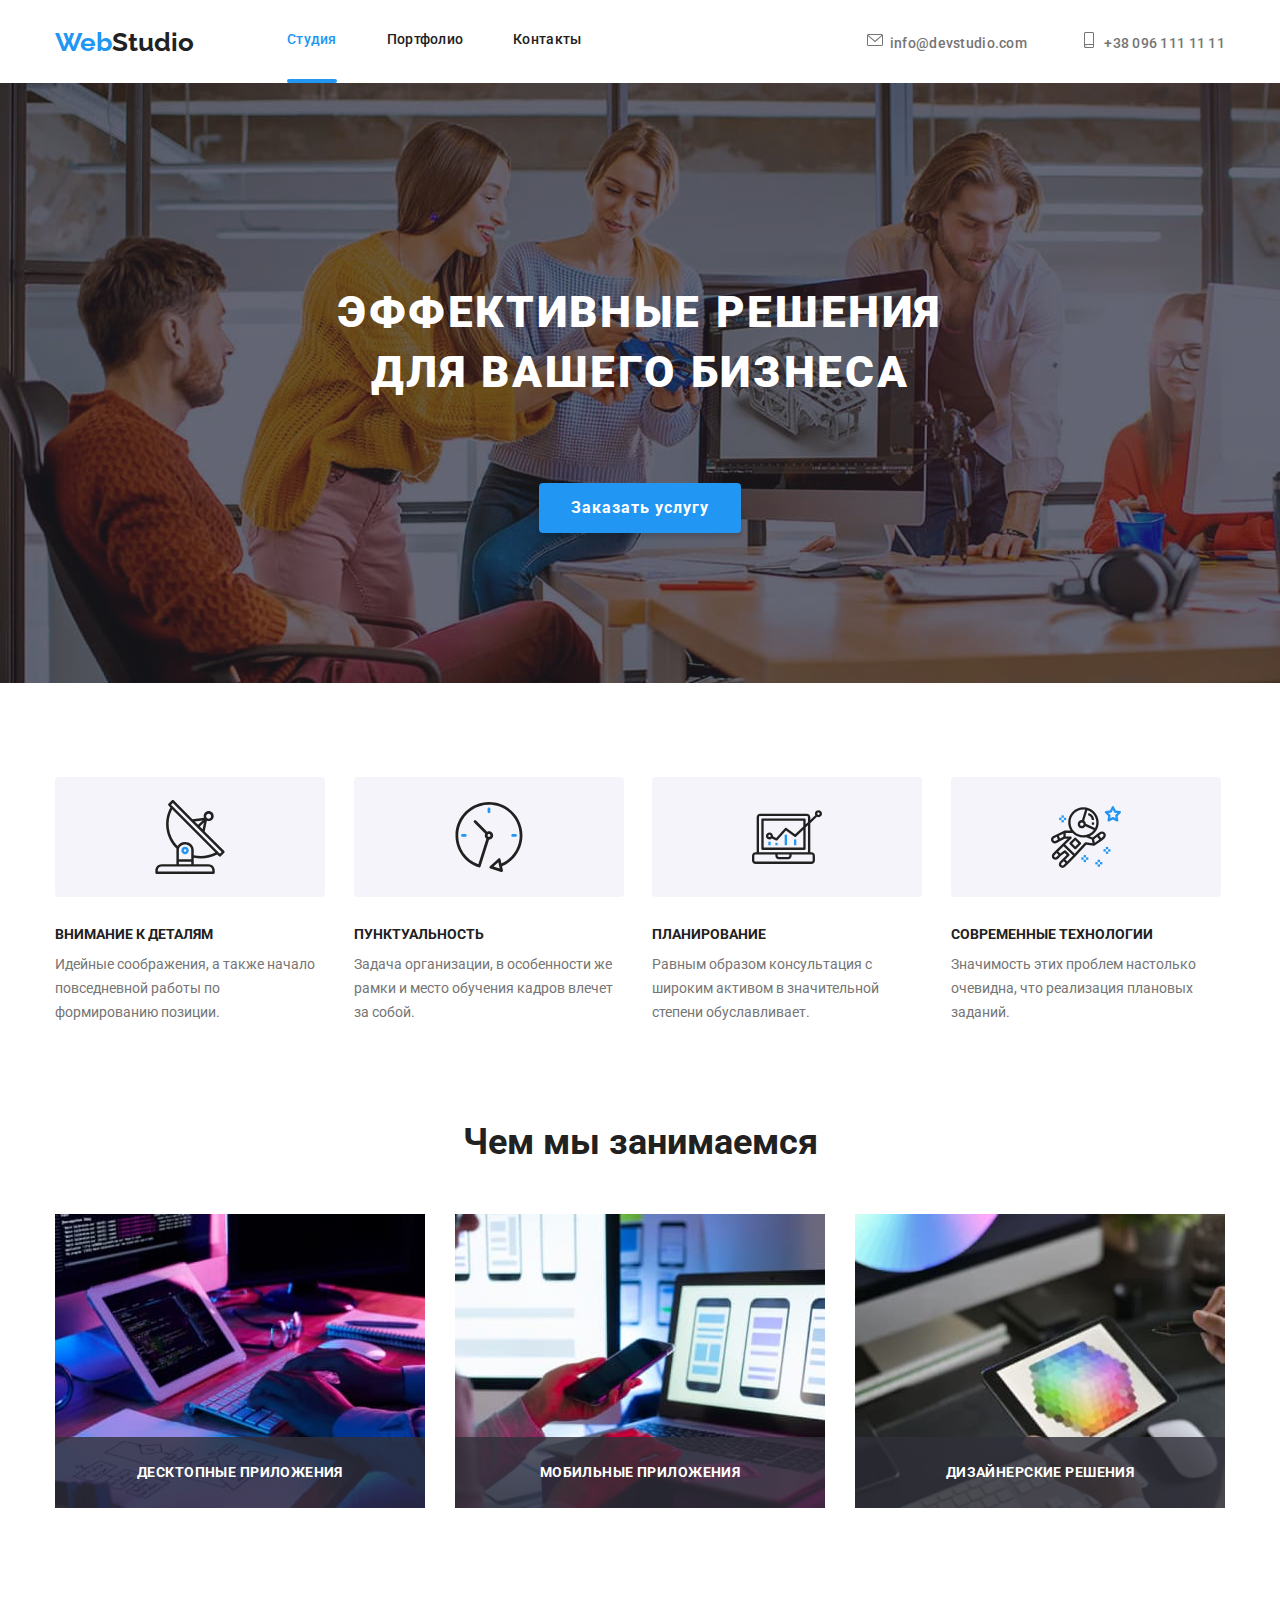
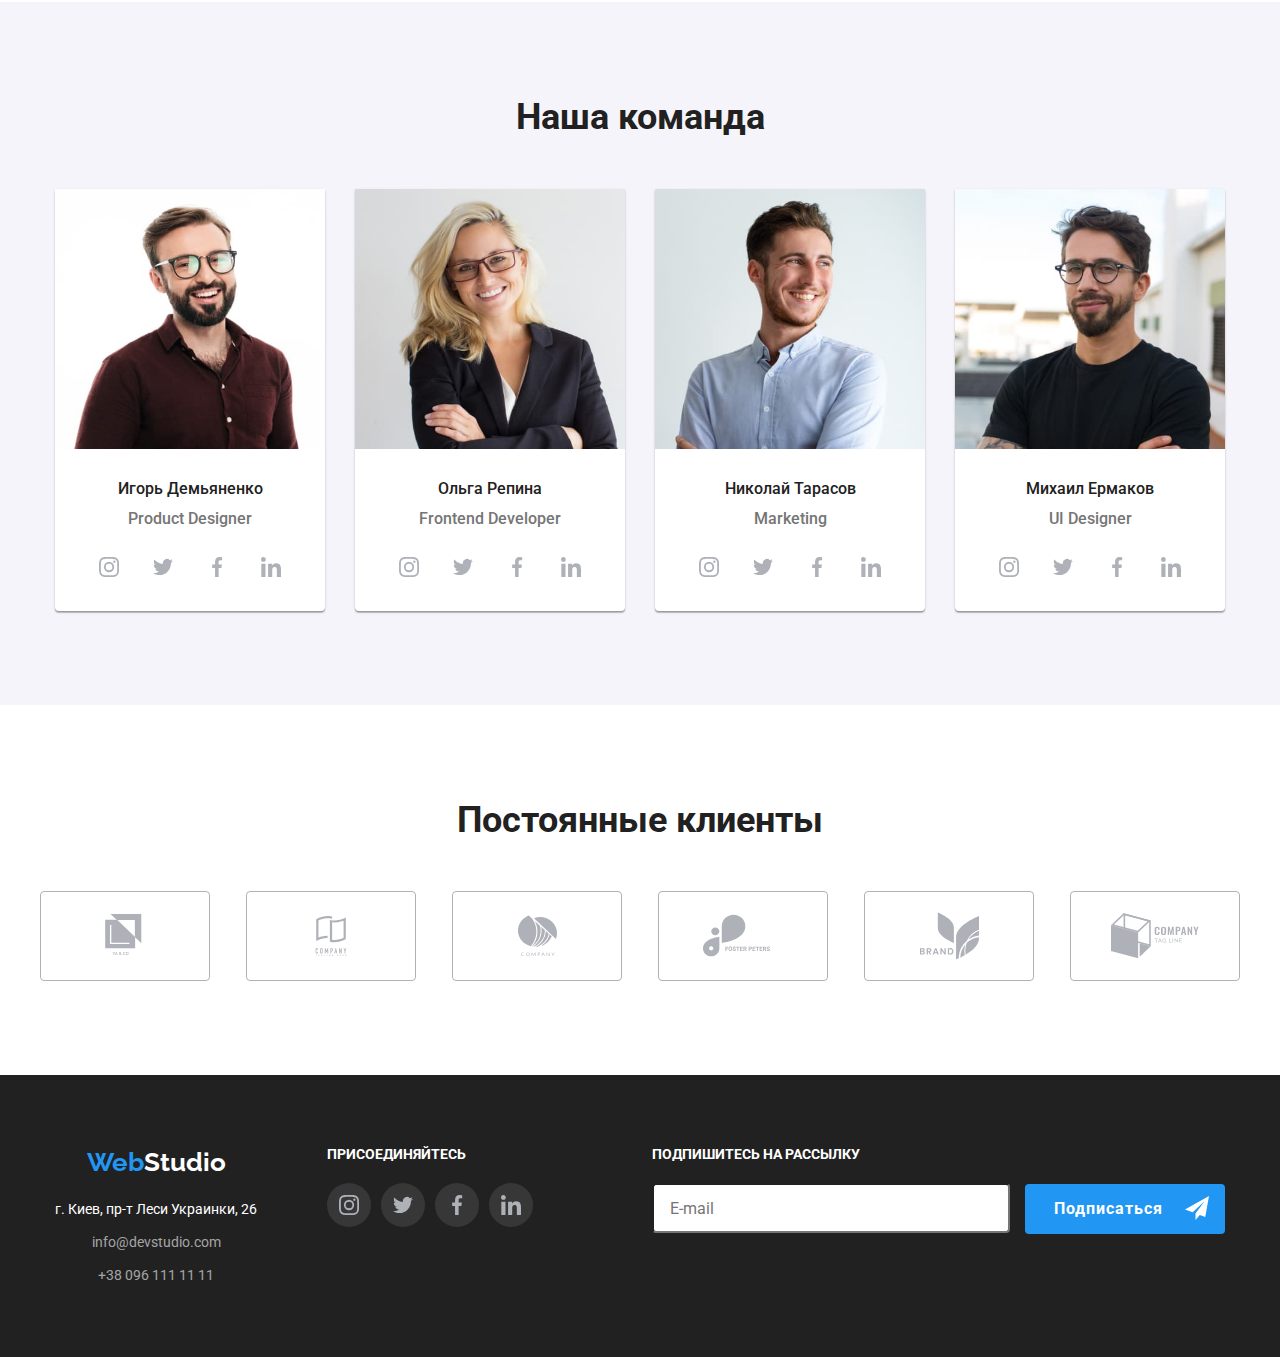
<file: index.html>
<!DOCTYPE html>
<html lang="ru">

<head>
    <meta charset="UTF-8">
    <meta name="viewport" content="width=device-width, initial-scale=1.0">
    <title>WebStudio</title>
    <link rel="stylesheet"
        href="https://cdnjs.cloudflare.com/ajax/libs/modern-normalize/1.0.0/modern-normalize.min.css">
    <link
        href="https://fonts.googleapis.com/css2?family=Raleway:wght@700&family=Roboto:wght@400;500;700;900&display=swap"
        rel="stylesheet">
    <link rel="stylesheet" href="./css/main.min.css">
</head>

<body>
    <header class="page-header">
        <nav class="container nav ">
            <a class="logo" href="./index.html"><span class="logo-web">Web</span><span
                    class="logo-studio">Studio</span></a>
            <div class="menu-container" data-menu id="menu-container">
                <nav class="nav-menu">
                    <ul class="nav-list">
                        <li class="item"><a class="link-header current" href="./index.html">Студия</a>
                        </li>
                        <li class="item"><a class="link-header" href="./portfolio.html">Портфолио</a>
                        </li>
                        <li class="item"><a class="link-header" href="#">Контакты</a>
                        </li>
                    </ul>
                </nav>
                <ul class="info-list">
                    <li class="item"><a class="connection-header icon-envelope" href="mailto:info@devstudio.com">
                            <svg class="envelope">
                                <use href="./img/sprite.svg#icon-envelope"></use>
                            </svg>
                            info@devstudio.com</a>
                    </li>
                    <li class="item"><a class="connection-header icon-smartphone" href="tel:+380961111111">
                            <svg class="tel">
                                <use href="./img/sprite.svg#icon-smartphone"></use>
                            </svg>
                            +38 096 111 11 11</a>
                    </li>
                </ul>
            </div>
            <button type="button" class="menu-button is-open" aria-expanded="false" aria-controls="menu-container"
                data-menu-button>
                <svg aria-label="переключатель мобильного меню" width="20" height="20">
                    <use class="burger-close" href="./img/sprite.svg#icon-Vector11"></use>
                    <use class="menu-burger" href="./img/sprite.svg#icon-burger"></use>

                </svg>
            </button>

        </nav>
    </header>
    <main>
        <!-- HERO -->
        <section class="hero">
            <div class="container">
                <h1 class="hero-title">
                    Эффективные решения </br> для вашего бизнеса
                </h1>
                <button class="buton-hero" data-open-modal>Заказать услугу</button>
            </div>
        </section>
        <form action="#">
            <div class="backdrop is-hidden" data-modal>
                <div class="modal">
                    <button class="close-modal" data-close-modal>
                        <span class="client-icons-svg">
                            <svg class=" modal-icons-close">
                                <use href="./img/sprite.svg#icon-Vector11">
                                </use>
                            </svg>
                        </span>
                    </button>
                    <div role="group">
                        <p class="title-modal">Оставьте свои данные, мы вам перезвоним</p>
                        <ul>
                            <li class="form-fild">
                                <label for="name" class="title-fild">Имя</label>
                                <input type="text" name="name" id="name" class="size-modal form-input">
                                <svg class="modal-icon modal-icon-svg" width="12">
                                    <use href="./img/sprite.svg#icon-Vector21"></use>
                                </svg>
                            </li>
                            <li class="form-fild">
                                <label for="tel" class="title-fild">Телефон</label>
                                <input type="tel" name="tel" id="tel" class="size-modal form-input">
                                <svg class="modal-icon modal-icon-svg" width="12">
                                    <use href="./img/sprite.svg#icon-Vector31"></use>
                                </svg>
                            </li>
                            <li class="form-fild">
                                <label for="mail-modal" class="title-fild">Почта</label>
                                <input type="email" name="mail-modal" id="mail-modal" class="size-modal form-input">
                                <svg class="modal-icon modal-icon-svg" width="12">
                                    <use href="./img/sprite.svg#icon-Vector41"></use>
                                </svg>
                            </li>
                            <li class="form-fild-textarea">
                                <label for="comment" class="title-textarea">Комментарий</label>
                                <textarea name="comment" id="comment" rows="5" placeholder="Введите текст"
                                    class="form-input"></textarea></li>
                        </ul>
                    </div>
                    <div class="contract">
                        <label for="checkbox">
                            <input type="checkbox" name="checkbox" value="checkbox" id="checkbox" class="checkbox">
                            <svg class="modal-icon-checbox" width="16">
                                <use href="./img/sprite.svg#icon-check"></use>
                            </svg>
                            <span class="contract-title"> Соглашаюсь с рассылкой и принимаю </span><a href="#"
                                class="title-contract">Условия
                                договора</a>
                        </label>
                    </div>
                    <button class="btn-modal" type="submit">Отправить</button>
                </div>

            </div>
        </form>
        <!-- features -->
        <section class="cont-features container">
            <div class="">
                <h2 class="visually-hidden">Скрытый текст</h2>
                <ul class="ul-features">
                    <li class="features icon-group">
                        <h3 class="title-h3  title-features">Внимание к деталям</h3>
                        <p class="text">Идейные соображения, а также начало повседневной работы по
                            формированию позиции.</p>
                    </li>
                    <li class="features icon-clock">
                        <h3 class="title-h3 title-features">Пунктуальность</h3>
                        <p class="text">Задача организации, в особенности же рамки и место обучения кадров
                            влечет за собой.
                        </p>
                    </li>
                    <li class="features icon-diagram">
                        <h3 class="title-h3 title-features">Планирование</h3>
                        <p class="text">Равным образом консультация с широким активом в значительной степени
                            обуславливает.
                        </p>
                    </li>
                    <li class="features icon-asronaut">
                        <h3 class="title-h3 title-features">Современные технологии</h3>
                        <p class="text">Значимость этих проблем настолько очевидна, что реализация плановых
                            заданий.</p>
                    </li>
                </ul>
            </div>
        </section>
        <!-- What are we doing -->
        <section>
            <div class="container cont-doing">
                <h2 class="title-h2">Чем мы занимаемся</h2>
                <ul class="doing">
                    <li class="doing-img position-doing"><img src="./img/work/1.jpg"
                            alt="процес розработки веб продукту" width="370" height="294">
                        <p class="title-doing">Десктопные приложения</p>
                    </li>
                    <li class="doing-img position-doing"><img src="./img/work/2.jpg"
                            alt="адаптация продукта для мобильных платформ" width="370" height="294">
                        <p class="title-doing">Мобильные приложения</p>
                    </li>
                    <li class="doing-img position-doing"><img src="./img/work/3.jpg" alt="подбор цвета для приложения"
                            width="370" height="294">
                        <p class="title-doing">Дизайнерские решения</p>
                    </li>
                </ul>
            </div>
        </section>
        <!-- TEAM -->
        <section class="team">

            <div class="team container team-cont">
                <h2 class="title-h2">Наша команда</h2>
                <ul class="blok-team">
                    <li class="card-team">
                        <picture>
                            <source srcset="./img/team/1/img-1-mobile.jpg 1x, ./img/team/1/img-1-mobile@2x.jpg 2x"
                                media="(min-width:480px)">
                            <img class="img-team" src="./img/team/1/img-1-mobile.jpg" alt="фото Игоря Демьяненко">
                            <source srcset="./img/team/1/img-1-tablet.jpg 1x, ./img/team/1/img-1-tablet@2x.jpg 2x"
                                media="(min-width:768px)">
                            <source srcset="./img/team/1/img-1-desktop.jpg 1x, ./img/team/1/img-1-desktop@2x.jpg 2x"
                                media="(min-width:1200px)">
                        </picture>
                        <h3 class="title-h3 title-team">Игорь Демьяненко</h3>
                        <p class="text team-text" lang="en">Product Designer</p>
                        <ul class="social-icons">
                            <li class="icons-item"><a class="icons-link" href="" target="_blank"
                                    rel="noopener noreferer">
                                    <svg class="social-icons-svg">
                                        <use href="./img/sprite.svg#icon-team-instagram"></use>
                                    </svg>
                                </a></li>
                            <li class="icons-item"><a class="icons-link" href="" target="_blank"
                                    rel="noopener noreferer">
                                    <svg class="social-icons-svg">
                                        <use href="./img/sprite.svg#icon-team-twitter"></use>
                                    </svg>
                                </a>
                            </li>
                            <li class="icons-item"><a class="icons-link" href="" target="_blank"
                                    rel="noopener noreferer">
                                    <svg class="social-icons-svg">
                                        <use href="./img/sprite.svg#icon-team-facebook"></use>
                                    </svg>
                                </a>
                            </li>
                            <li class="icons-item"><a class="icons-link" href="" target="_blank"
                                    rel="noopener noreferer">
                                    <svg class="social-icons-svg">
                                        <use href="./img/sprite.svg#icon-team-linkedin"></use>
                                    </svg>
                                </a>
                            </li>
                        </ul>
                    </li>
                    <li class="card-team">
                        <picture>
                            <source srcset="./img/team/2/img-2-mobile.jpg 1x, ./img/team/2/img-2-mobile@2x.jpg 2x"
                                media="(min-width:480px)">
                            <source srcset="./img/team/2/img-2-tablet.jpg 1x, ./img/team/2/img-2-tablet@2x.jpg 2x"
                                media="(min-width:768px)">
                            <source srcset="./img/team/2/img-2-desktop.jpg 1x, ./img/team/1/img-2-desktop@2x.jpg 2x"
                                media="(min-width:1200px)">
                            <img class="img-team" src="./img/team/2/img-2-mobile.jpg" alt="фото Ольги Репиной">
                        </picture>
                        <h3 class="title-h3 title-team">Ольга Репина</h3>
                        <p class="text team-text" lang="en">Frontend Developer</p>
                        <ul class="social-icons">
                            <li class="icons-item"><a class="icons-link" href="" target="_blank"
                                    rel="noopener noreferer">
                                    <svg class="social-icons-svg">
                                        <use href="./img/sprite.svg#icon-team-instagram"></use>
                                    </svg>
                                </a></li>
                            <li class="icons-item"><a class="icons-link" href="" target="_blank"
                                    rel="noopener noreferer">
                                    <svg class="social-icons-svg">
                                        <use href="./img/sprite.svg#icon-team-twitter"></use>
                                    </svg>
                                </a>
                            </li>
                            <li class="icons-item"><a class="icons-link" href="" target="_blank"
                                    rel="noopener noreferer">
                                    <svg class="social-icons-svg">
                                        <use href="./img/sprite.svg#icon-team-facebook"></use>
                                    </svg>
                                </a>
                            </li>
                            <li class="icons-item"><a class="icons-link" href="" target="_blank"
                                    rel="noopener noreferer">
                                    <svg class="social-icons-svg">
                                        <use href="./img/sprite.svg#icon-team-linkedin"></use>
                                    </svg>
                                </a>
                            </li>
                        </ul>
                    </li>
                    <li class="card-team">
                        <picture>
                            <source srcset="./img/team/3/img-3-mobile.jpg 1x, ./img/team/3/img-3-mobile@2x.jpg 2x"
                                media="(min-width:480px)">
                            <source srcset="./img/team/1/img-3-tablet.jpg 1x, ./img/team/3/img-3-tablet@2x.jpg 2x"
                                media="(min-width:768px)">
                            <source srcset="./img/team/2/img-3-desktop.jpg 1x, ./img/team/3/img-3-desktop@2x.jpg 2x"
                                media="(min-width:1200px)">
                            <img class="img-team" src="./img/team/3/img-3-mobile.jpg" alt="фото Николая Тарасова">
                        </picture>

                        <h3 class="title-h3 title-team">Николай Тарасов</h3>
                        <p class="text team-text" lang="en">Marketing</p>
                        <ul class="social-icons">
                            <li class="icons-item"><a class="icons-link" href="" target="_blank"
                                    rel="noopener noreferer">
                                    <svg class="social-icons-svg">
                                        <use href="./img/sprite.svg#icon-team-instagram"></use>
                                    </svg>
                                </a></li>
                            <li class="icons-item"><a class="icons-link" href="" target="_blank"
                                    rel="noopener noreferer">
                                    <svg class="social-icons-svg">
                                        <use href="./img/sprite.svg#icon-team-twitter"></use>
                                    </svg>
                                </a>
                            </li>
                            <li class="icons-item"><a class="icons-link" href="" target="_blank"
                                    rel="noopener noreferer">
                                    <svg class="social-icons-svg">
                                        <use href="./img/sprite.svg#icon-team-facebook"></use>
                                    </svg>
                                </a>
                            </li>
                            <li class="icons-item"><a class="icons-link" href="" target="_blank"
                                    rel="noopener noreferer">
                                    <svg class="social-icons-svg">
                                        <use href="./img/sprite.svg#icon-team-linkedin"></use>
                                    </svg>
                                </a>
                            </li>
                        </ul>
                    </li>
                    <li class="card-team">
                        <picture>
                            <source srcset="./img/team/4/img-4-mobile.jpg 1x, ./img/team/4/img-4-mobile@2x.jpg 2x"
                                media="(min-width:480px)">
                            <source srcset="./img/team/4/img-4-tablet.jpg 1x, ./img/team/4/img-4-tablet@2x.jpg 2x"
                                media="(min-width:768px)">
                            <source srcset="./img/team/4/img-4-desktop.jpg 1x, ./img/team4/img-4-desktop@2x.jpg 2x"
                                media="(min-width:1200px)">

                            <img class="img-team" src="./img/team/4/img-4-mobile.jpg" alt="фото Михаила Ермакова">
                        </picture>

                        <h3 class="title-h3 title-team">Михаил Ермаков</h3>
                        <p class="text team-text" lang="en">UI Designer</p>
                        <ul class="social-icons">
                            <li class="icons-item">
                                <a class="icons-link" href="" target="_blank" rel="noopener noreferer">
                                    <svg class="social-icons-svg">
                                        <use href="./img/sprite.svg#icon-team-instagram"></use>
                                    </svg>
                                </a></li>
                            <li class="icons-item"><a class="icons-link" href="" target="_blank"
                                    rel="noopener noreferer">
                                    <svg class="social-icons-svg">
                                        <use href="./img/sprite.svg#icon-team-twitter"></use>
                                    </svg>
                                </a>
                            </li>
                            <li class="icons-item"><a class="icons-link" href="" target="_blank"
                                    rel="noopener noreferer">
                                    <svg class="social-icons-svg">
                                        <use href="./img/sprite.svg#icon-team-facebook"></use>
                                    </svg>
                                </a>
                            </li>
                            <li class="icons-item"><a class="icons-link" href="" target="_blank"
                                    rel="noopener noreferer">
                                    <svg class="social-icons-svg">
                                        <use href="./img/sprite.svg#icon-team-linkedin"></use>
                                    </svg>
                                </a>
                            </li>
                        </ul>
                    </li>
                </ul>
            </div>
        </section>
        <!-- client -->
        <section>
            <div class="container cont-client">
                <h2 class="title-h2">Постоянные клиенты</h2>
                <ul class="client-icons">
                    <li class="card-clients"><a class="icons-link-clients" href="" target="_blank"
                            rel="noopener noreferer">
                            <svg class="client-icons-svg client-icons-svg1" width="44" heigh="49">
                                <use href="./img/sprite.svg#icon-logo-1"></use>
                            </svg>
                        </a></li>
                    <li class="card-clients"><a class="icons-link-clients" href="" target="_blank"
                            rel="noopener noreferer">
                            <svg class="client-icons-svg" width="40" heigh="52">
                                <use href="./img/sprite.svg#icon-logo-2"></use>
                            </svg>
                        </a>
                    </li>
                    <li class="card-clients"><a class="icons-link-clients" href="" target="_blank"
                            rel="noopener noreferer">
                            <svg class="client-icons-svg" width="41" heigh="43">
                                <use href="./img/sprite.svg#icon-logo-3"></use>
                            </svg>
                        </a>
                    </li>
                    <li class="card-clients"><a class="icons-link-clients" href="" target="_blank"
                            rel="noopener noreferer">
                            <svg class="client-icons-svg" width="80" heigh="42">
                                <use href="./img/sprite.svg#icon-logo-4"></use>
                            </svg>
                        </a>
                    </li>
                    <li class="card-clients"><a class="icons-link-clients" href="" target="_blank"
                            rel="noopener noreferer">
                            <svg class="client-icons-svg" width="59" heigh="47">
                                <use href="./img/sprite.svg#icon-logo-5"></use>
                            </svg>
                        </a>
                    </li>
                    <li class="card-clients"><a class="icons-link-clients" href="" target="_blank"
                            rel="noopener noreferer">
                            <svg class="client-icons-svg" width="88" heigh="45">
                                <use href="./img/sprite.svg#icon-logo-6"></use>
                            </svg>
                        </a>
                    </li>
                </ul>
            </div>
        </section>
    </main>
    <!-- FOOTER -->
    <footer class="nav-footer">
        <div class="container flexbox">
            <section class="footer">
                <a class="logo-footer" href="./index.html"><span class="logo-web">Web</span><span
                        class="footer-studio">Studio</span></a>
                <address>
                    <ul>
                        <li class="link-address"> <a class="address" href="https://goo.gl/maps/a4u55syuBoc5VXPi8"
                                target="_blank" rel="noopener noreferer">г. Киев,
                                пр-т Леси Украинки, 26</a></li>
                        <li class="link-address"><a class="connection-footer"
                                href="mailto:info@devstudio.com">info@devstudio.com</a></li>
                        <li class="link-address"><a class="connection-footer" href="tel:+380961111111">+38 096 111 11
                                11</a>
                        </li>
                    </ul>
                </address>
            </section>
            <section class="join">
                <h2 class="join-title">присоединяйтесь</h2>
                <ul class="ul-join">
                    <li class="icons-item ft-icons-item">
                        <a class="icons-link" href="" target="_blank" rel="noopener noreferer">
                            <svg class="social-icons-svg">
                                <use href="./img/sprite.svg#icon-team-instagram"></use>
                            </svg>
                        </a></li>
                    <li class="icons-item ft-icons-item"><a class="icons-link" href="" target="_blank"
                            rel="noopener noreferer">
                            <svg class="social-icons-svg">
                                <use href="./img/sprite.svg#icon-team-twitter"></use>
                            </svg>
                        </a>
                    </li>
                    <li class="icons-item ft-icons-item"><a class="icons-link" href="" target="_blank"
                            rel="noopener noreferer">
                            <svg class="social-icons-svg">
                                <use href="./img/sprite.svg#icon-team-facebook"></use>
                            </svg>
                        </a>
                    </li>
                    <li class="icons-item ft-icons-item"><a class="icons-link" href="" target="_blank"
                            rel="noopener noreferer">
                            <svg class="social-icons-svg">
                                <use href="./img/sprite.svg#icon-team-linkedin"></use>
                            </svg>
                        </a>
                    </li>
                </ul>
            </section>
            <section class="form-footer">
                <h2 class="form-title">Подпишитесь на рассылку</h2>
                <div class="form-fild-footer"><label for="mail"></label>
                    <form action="#" id="subscribe">
                        <input type="email" name="email" id="email" placeholder="E-mail" class="modal-form-footer">
                        <button class="btn-footer" type="submit">Подписаться
                            <svg class="footer-modal-icon footer-icon-svg" width="12" heigh="12">
                                <use href="./img/sprite.svg#icon-telegram"></use>
                            </svg>
                        </button>

                    </form>
                </div>
            </section>
        </div>
    </footer>
    <script src="./js/menu.js"></script>
    <script src="./js/modal.js"></script>

</body>

</html>
</file>
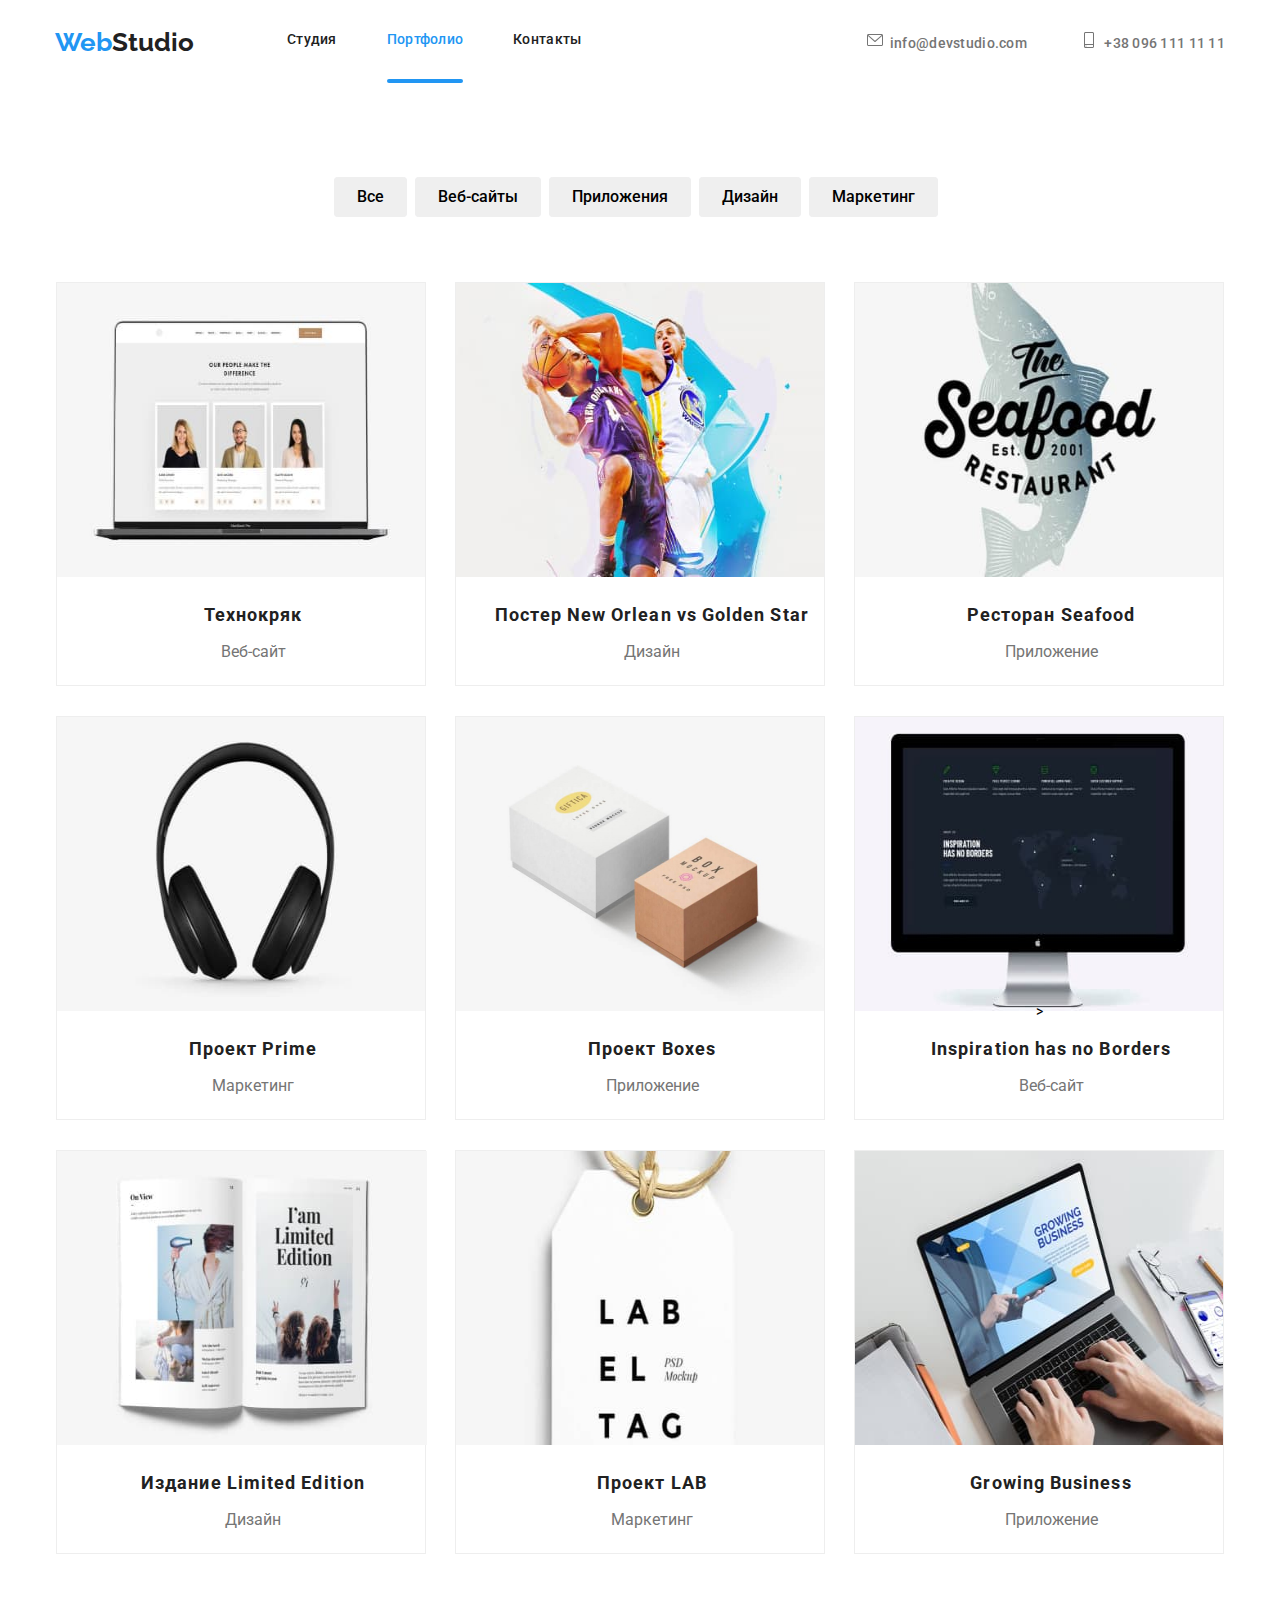
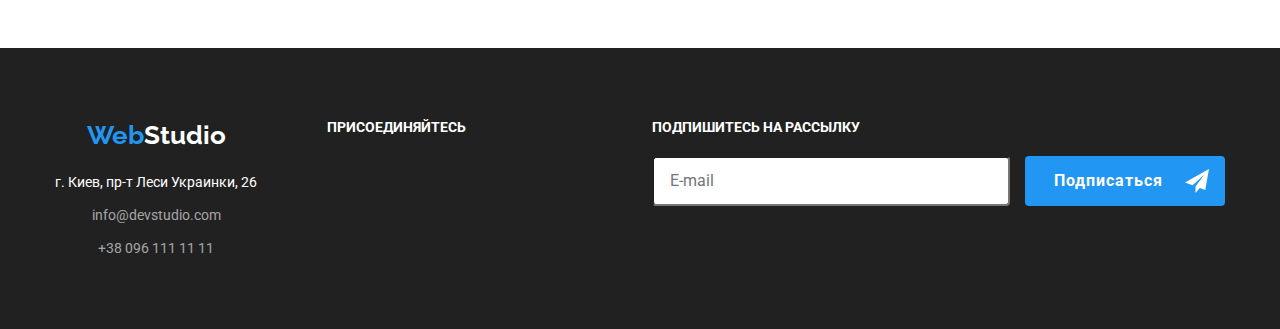
<file: portfolio.html>
<!DOCTYPE html>
<html lang="ru">

<head>
    <meta charset="UTF-8">
    <meta name="viewport" content="width=device-width, initial-scale=1.0">
    <title>WebStudio</title>
    <link rel="stylesheet"
        href="https://cdnjs.cloudflare.com/ajax/libs/modern-normalize/1.0.0/modern-normalize.min.css">
    <link
        href="https://fonts.googleapis.com/css2?family=Raleway:wght@700&family=Roboto:wght@400;500;700;900&display=swap"
        rel="stylesheet">
    <link rel="stylesheet" href="./css/main.min.css">
</head>

<body>
    <header class="page-header">
        <nav class="container nav">
            <a class="logo" href="./index.html"><span class="logo-web">Web</span><span
                    class="logo-studio">Studio</span></a>
            <div class="menu-container" data-menu id="menu-container">
                <nav class="nav-menu">
                    <ul class="nav-list">
                        <li class="item"><a class="link-header " href="./index.html">Студия</a>
                        </li>
                        <li class="item"><a class="link-header current" href="./portfolio.html">Портфолио</a>
                        </li>
                        <li class="item"><a class="link-header" href="#">Контакты</a>
                        </li>
                    </ul>
                </nav>
                <ul class="info-list">
                    <li class="item"><a class="connection-header icon-envelope" href="mailto:info@devstudio.com">
                            <svg class="envelope">
                                <use href="./img/sprite.svg#icon-envelope"></use>
                            </svg>
                            info@devstudio.com</a>
                    </li>
                    <li class="item"><a class="connection-header icon-smartphone" href="tel:+380961111111">
                            <svg class="tel">
                                <use href="./img/sprite.svg#icon-smartphone"></use>
                            </svg>
                            +38 096 111 11 11</a>
                    </li>
                </ul>
            </div>
            <button type="button" class="menu-button is-open" aria-expanded="false" aria-controls="menu-container"
                data-menu-button>
                <svg aria-label="переключатель мобильного меню" width="20" height="20">
                    <use class="burger-close" href="./img/sprite.svg#icon-Vector11"></use>
                    <use class="menu-burger" href="./img/sprite.svg#icon-burger"></use>

                </svg>
            </button>

        </nav>
    </header>
    <main>
        <!-- button-filter -->
        <section>
            <div class="container ">
                <h1 hidden>фильтер нашых работ</h1>
                <ul class="filter-nav">
                    <li class="button-filter"><button class="btn-text">Все</button></li>
                    <li class="button-filter"><button class="btn-text">Веб-сайты</button></li>
                    <li class="button-filter"><button class="btn-text">Приложения</button></li>
                    <li class="button-filter"><button class="btn-text">Дизайн</button></li>
                    <li class="button-filter"><button class="btn-text">Маркетинг</button></li>
                </ul>
            </div>
        </section>

        <!-- blok-work -->
        <section>
            <div class="container">
                <h2 class="visually-hidden">наши рабты</h2>
                <ul class="blok-work">
                    <li class="work-kard">
                        <div class="position-work-kard">
                            <picture>
                                <source
                                    srcset="./img/portfolio/1/img-1-mobile.jpg 1x, ./img/portfolio/1/img-1-mobile@2x.jpg 2x"
                                    media="(min-width:480px)">
                                <source
                                    srcset="./img/portfolio/1/img-1-tablet.jpg 1x, ./img/portfolio/1/img-1-tablet@2x.jpg 2x"
                                    media="(min-width:768px)">
                                <source
                                    srcset="./img/portfolio/1/img-1-desktop.jpg 1x, ./img/portfolio/1/img-1-desktop@2x.jpg 2x"
                                    media="(min-width:1200px)">

                                <img class="work-img" src="./img/portfolio/1/img-1-mobile.jpg" alt="Веб-сайт Технокряк">
                            </picture>

                            <p class="title-work-kard">Технокряк это современная площадка распространения
                                коронавируса.
                                Компании используют эту платформу для цифрового шпионажа и атак на защищённые сервера
                                конкурентов.</p>
                        </div>
                        <h3 class="title-work">Технокряк</h3>
                        <p class="text-work">Веб-сайт</p>
                    </li>
                    <li class="work-kard">
                        <div class="position-work-kard">
                            <picture>
                                <source
                                    srcset="./img/portfolio/2/img-2-mobile.jpg 1x, ./img/portfolio/2/img-2-mobile@2x.jpg 2x"
                                    media="(min-width:480px)">
                                <source
                                    srcset="./img/portfolio/2/img-2-tablet.jpg 1x, ./img/portfolio/2/img-2-tablet@2x.jpg 2x"
                                    media="(min-width:768px)">
                                <source
                                    srcset="./img/portfolio/2/img-2-desktop.jpg 1x, ./img/portfolio/2/img-2-desktop@2x.jpg 2x"
                                    media="(min-width:1200px)">

                                <img class="work-img" src="./img/portfolio/2/img-2-mobile.jpg"
                                    alt="Дизайн Постера New Orlean vs Golden Star">
                            </picture>

                            <p class="title-work-kard">Если я чешу в затылке -
                                Не беда!
                                В голове моей опилки,
                                Да, да, да.
                            </p>
                        </div>
                        <h3 class="title-work">Постер <span lang="en"> New Orlean vs Golden Star</span></h3>
                        <p class="text-work">Дизайн</p>
                    </li>
                    <li class="work-kard">
                        <div class="position-work-kard">
                            <picture>
                                <source
                                    srcset="./img/portfolio/3/img-3-mobile.jpg 1x, ./img/portfolio/3/img-3-mobile@2x.jpg 2x"
                                    media="(min-width:480px)">
                                <source
                                    srcset="./img/portfolio/3/img-3-tablet.jpg 1x, ./img/portfolio/3/img-3-tablet@2x.jpg 2x"
                                    media="(min-width:768px)">
                                <source
                                    srcset="./img/portfolio/3/img-3-desktop.jpg 1x, ./img/portfolio/3/img-3-desktop@2x.jpg 2x"
                                    media="(min-width:1200px)">

                                <img class="work-img" src="./img/portfolio/1/img-1-mobile.jpg"
                                    alt="Приложение Ресторан Seafood">
                            </picture>

                            <p class="title-work-kard">Технокряк это современная площадка распространения
                                коронавируса.
                                Компании используют эту платформу для цифрового шпионажа и атак на защищённые сервера
                                конкурентов.</p>
                        </div>
                        <h3 class="title-work">Ресторан <span lang="en">Seafood</span></h3>
                        <p class="text-work">Приложение</p>
                    </li>
                    <li class="work-kard">
                        <div class="position-work-kard">
                            <picture>
                                <source
                                    srcset="./img/portfolio/4/img-4-mobile.jpg 1x, ./img/portfolio/4/img-4-mobile@2x.jpg 2x"
                                    media="(min-width:480px)">
                                <source
                                    srcset="./img/portfolio/4/img-4-tablet.jpg 1x, ./img/portfolio/4/img-4-tablet@2x.jpg 2x"
                                    media="(min-width:768px)">
                                <source
                                    srcset="./img/portfolio/4/img-4-desktop.jpg 1x, ./img/portfolio/4/img-4-desktop@2x.jpg 2x"
                                    media="(min-width:1200px)">

                                <img class="work-img" src="./img/portfolio/4/img-4-mobile.jpg"
                                    alt=" Маркетинг проекта Prime">
                            </picture>

                            <p class="title-work-kard">Lorem ipsum dolor sit amet consectetur adipisicing elit.
                                Aspernatur hic repudiandae
                                dolorem ut, iste nulla quaerat quia distinctio blanditiis natus fugit culpa voluptatem
                                illum doloribus, dolore molestiae. Non, hic facilis?</p>
                        </div>
                        <h3 class="title-work">Проект <span lang="en">Prime</span></h3>
                        <p class="text-work">Маркетинг</p>
                    </li>
                    <li class="work-kard">
                        <div class="position-work-kard">
                            <picture>
                                <source
                                    srcset="./img/portfolio/5/img-5-mobile.jpg 1x, ./img/portfolio/5/img-5-mobile@2x.jpg 2x"
                                    media="(min-width:480px)">
                                <source
                                    srcset="./img/portfolio/5/img-5-tablet.jpg 1x, ./img/portfolio/5/img-5-tablet@2x.jpg 2x"
                                    media="(min-width:768px)">
                                <source
                                    srcset="./img/portfolio/5/img-5-desktop.jpg 1x, ./img/portfolio/5/img-5-desktop@2x.jpg 2x"
                                    media="(min-width:1200px)">

                                <img class="work-img" src="./img/portfolio/5/img-5-mobile.jpg"
                                    alt=" фото проекта Boxes">
                            </picture>

                            <p class="title-work-kard">Lorem ipsum dolor sit amet consectetur adipisicing elit.
                                Aspernatur hic repudiandae
                                dolorem ut, iste nulla quaerat quia distinctio blanditiis natus fugit culpa voluptatem
                                illum doloribus, dolore molestiae. Non, hic facilis?</p>
                        </div>
                        <h3 class="title-work">Проект <span lang="en">Boxes</span></h3>
                        <p class="text-work">Приложение</p>
                    </li>
                    <li class="work-kard">
                        <div class="position-work-kard">
                            <picture>
                                <source
                                    srcset="./img/portfolio/6/img-6-mobile.jpg 1x, ./img/portfolio/6/img-6-mobile@2x.jpg 2x"
                                    media="(min-width:480px)">
                                <source
                                    srcset="./img/portfolio/6/img-6-tablet.jpg 1x, ./img/portfolio/6/img-6-tablet@2x.jpg 2x"
                                    media="(min-width:768px)">
                                <source
                                    srcset="./img/portfolio/6/img-6-desktop.jpg 1x, ./img/portfolio/6/img-6-desktop@2x.jpg 2x"
                                    media="(min-width:1200px)">

                                <img class="work-img" src="./img/portfolio/6/img-6-mobile.jpg"
                                    alt="Веб-сайт Inspiration has no Borders"> >
                            </picture>

                            <p class="title-work-kard">Lorem ipsum dolor sit amet consectetur adipisicing elit.
                                Aspernatur hic repudiandae
                                dolorem ut, iste nulla quaerat quia distinctio blanditiis natus fugit culpa voluptatem
                                illum doloribus, dolore molestiae. Non, hic facilis?</p>
                        </div>
                        <h3 class="title-work" lang="en">Inspiration has no Borders</h3>
                        <p class="text-work">Веб-сайт</p>
                    </li>
                    <li class="work-kard">
                        <div class="position-work-kard work-img">
                            <picture>
                                <source
                                    srcset="./img/portfolio/7/img-7-mobile.jpg 1x, ./img/portfolio/7/img-7-mobile@2x.jpg 2x"
                                    media="(min-width:480px)">
                                <source
                                    srcset="./img/portfolio/7/img-7-tablet.jpg 1x, ./img/portfolio/7/img-7-tablet@2x.jpg 2x"
                                    media="(min-width:768px)">
                                <source
                                    srcset="./img/portfolio/7/img-7-desktop.jpg 1x, ./img/portfolio/7/img-7-desktop@2x.jpg 2x"
                                    media="(min-width:1200px)">

                                <img class="work-img" src="./img/portfolio/7/img-7-mobile.jpg"
                                    alt="Дизайн издания Limited Edition">
                            </picture>

                            <p class="title-work-kard">Lorem ipsum dolor sit amet consectetur adipisicing elit.
                                Aspernatur hic repudiandae
                                dolorem ut, iste nulla quaerat quia distinctio blanditiis natus fugit culpa voluptatem
                                illum doloribus, dolore molestiae. Non, hic facilis?</p>
                        </div>
                        <h3 class="title-work">Издание <span lang="en">Limited Edition</span></h3>
                        <p class="text-work">Дизайн</p>
                    </li>
                    <li class="work-kard">
                        <div class="position-work-kard">
                            <picture>
                                <source
                                    srcset="./img/portfolio/8/img-8-mobile.jpg 1x, ./img/portfolio/8/img-8-mobile@2x.jpg 2x"
                                    media="(min-width:480px)">
                                <source
                                    srcset="./img/portfolio/8/img-8-tablet.jpg 1x, ./img/portfolio/8/img-8-tablet@2x.jpg 2x"
                                    media="(min-width:768px)">
                                <source
                                    srcset="./img/portfolio/8/img-8-desktop.jpg 1x, ./img/portfolio/8/img-8-desktop@2x.jpg 2x"
                                    media="(min-width:1200px)">

                                <img class="work-img" src="./img/portfolio/8/img-8-mobile.jpg"
                                    alt="Маркетинг Проекту LAB">
                            </picture>

                            <p class="title-work-kard">Lorem ipsum dolor sit amet consectetur adipisicing elit.
                                Aspernatur hic repudiandae
                                dolorem ut, iste nulla quaerat quia distinctio blanditiis natus fugit culpa voluptatem
                                illum doloribus, dolore molestiae. Non, hic facilis?</p>
                        </div>
                        <h3 class="title-work">Проект <span lang="en">LAB</span></h3>
                        <p class="text-work">Маркетинг</p>
                    </li>
                    <li class="work-kard">
                        <div class="position-work-kard">
                            <picture>
                                <source
                                    srcset="./img/portfolio/9/img-9-mobile.jpg 1x, ./img/portfolio/9/img-9-mobile@2x.jpg 2x"
                                    media="(min-width:480px)">
                                <source
                                    srcset="./img/portfolio/9/img-9-tablet.jpg 1x, ./img/portfolio/9/img-9-tablet@2x.jpg 2x"
                                    media="(min-width:768px)">
                                <source
                                    srcset="./img/portfolio/9/img-9-desktop.jpg 1x, ./img/portfolio/9/img-9-desktop@2x.jpg 2x"
                                    media="(min-width:1200px)">

                                <img class="work-img" src="./img/portfolio/9/img-9-mobile.jpg"
                                    alt="Приложение Growing Business">
                            </picture>

                            <p class="title-work-kard">Lorem ipsum dolor sit amet consectetur adipisicing elit.
                                Aspernatur hic repudiandae
                                dolorem ut, iste nulla quaerat quia distinctio blanditiis natus fugit culpa voluptatem
                                illum doloribus, dolore molestiae. Non, hic facilis?</p>
                        </div>
                        <h3 class="title-work" lang="en">Growing Business</h3>
                        <p class="text-work">Приложение</p>
                    </li>
                </ul>
            </div>
        </section>

    </main>
    <!-- FOOTER -->
    <footer class="nav-footer">
        <div class="container flexbox">
            <section class="footer">
                <a class="logo-footer" href="./index.html"><span class="logo-web">Web</span><span
                        class="footer-studio">Studio</span></a>
                <address>
                    <ul>
                        <li class="link-address"> <a class="address" href="https://goo.gl/maps/a4u55syuBoc5VXPi8"
                                target="_blank" rel="noopener noreferer">г. Киев,
                                пр-т Леси Украинки, 26</a></li>
                        <li class="link-address"><a class="connection-footer"
                                href="mailto:info@devstudio.com">info@devstudio.com</a></li>
                        <li class="link-address"><a class="connection-footer" href="tel:+380961111111">+38 096 111 11
                                11</a>
                        </li>
                    </ul>
                </address>
            </section>
            <section class="join">
                <h2 class="join-title">присоединяйтесь</h2>
                <ul class="ul-join">
                    <li class="join-link icon-instagram"><a class="" href=""></a></li>
                    <li class="join-link icon-twitter"><a href=""></a></li>
                    <li class="join-link icon-facebook"><a href=""></a></li>
                    <li class="join-link icon-linkedin"><a href=""></a></li>
                </ul>
            </section>
            <section class="form-footer">
                <h2 class="form-title">Подпишитесь на рассылку</h2>
                <div class="form-fild-footer"><label for="mail"></label>
                    <form action="#" id="subscribe">
                        <input type="email" name="email" id="email" placeholder="E-mail" class="modal-form-footer">
                        <button class="btn-footer" type="submit">Подписаться

                            <svg class="footer-modal-icon footer-icon-svg" width="12" heigh="12">
                                <use href="./img/sprite.svg#icon-telegram"></use>
                            </svg>
                        </button>
                    </form>

                </div>
            </section>
        </div>
    </footer>
    <script src="./js/menu.js"></script>
</body>

</html>
</file>
<file: css/main.min.css>
html{box-sizing:border-box}*,*::before,*::after{box-sizing:inherit}img{display:block;max-width:100%;height:auto}h1,h2,h3,p,a{margin:0;padding:0}ul{padding:0;margin:0;list-style-type:none}a{text-decoration:none}textarea{resize:none}.visually-hidden{position:absolute !important;clip:rect(1px 1px 1px 1px);clip:rect(1px, 1px, 1px, 1px);padding:0 !important;border:0 !important;height:1px !important;width:1px !important;overflow:hidden}.list{padding:0;margin:0}.nav,.connection-header{display:flex;align-items:center}.doing,.ul-join,.social-icons,.client-icons{display:flex;justify-content:center}.icon-smartphone,.icon-envelope,.title-doing,.icons-link,.icons-link-clients,.close-modal{display:flex;align-items:center;justify-content:center}.link-header:hover,.link-header:focus,.connection-header:hover,.connection-header:focus,.address:hover,.address:focus,.connection-footer:hover,.connection-footer:focus,.button-filter:hover,.button-filter:focus,.btn-text:hover,.btn-text:focus{color:#2196F3;transition:250ms}.icon-envelope:hover .envelope,.icon-smartphone:target .envelope,.icon-smartphone:hover .tel,.icon-smartphone:target .tel,.social-icons-svg:hover,.social-icons-svg:focus,.icons-link-clients:hover,.icons-link-clients:focus,.icons-link-clients:hover .client-icons-svg .icons-link-clients,.icons-link-clients:target .client-icons-svg .icons-link-clients,.buton-hero:hover,.btn-modal:hover,.btn-footer:hover,.btn-footer:hover ~ .footer-icon-svg,.buton-hero:focus,.btn-footer:focus,.btn-footer:focus ~ .footer-icon-svg,.form-input:focus ~ .modal-icon-svg,.close-modal:hover .modal-icons-close,.close-modal:focus .modal-icons-close{fill:#2196F3;transition:250ms}.link-header:hover::after,.current::after,.icons-link,.join-link:hover,.join-link:focus,.form-input:focus,.checkbox:checked+.modal-icon-checbox,.btn-modal{transition-property:all;transition-duration:250ms;transition-timing-function:cubic-bezier(0.4, 0, 0.2, 1)}.container{width:100%;margin:0 auto;padding-left:15px;padding-right:15px;width:100%}@media screen and (max-width: 479px){.container{width:450px}}@media screen and (min-width: 480px) and (max-width: 767px){.container{width:480px}}@media screen and (min-width: 768px) and (max-width: 1199px){.container{max-width:768px}}@media screen and (min-width: 1200px){.container{max-width:1200px}}html{box-sizing:border-box}*,*::before,*::after{box-sizing:inherit}* body{background-color:#fff;font-family:Roboto, sans-serif;font-weight:400;font-size:14px;line-height:.03em}.title-h2,.title-h3{color:#212121;padding-top:0px;padding-right:0px;padding-bottom:0px;padding-left:0px}.title-h3{font-weight:700;font-size:14px;line-height:1.14em}.text{color:#757575;line-height:1.71}.nav{position:relative}.nav-menu{margin-top:60px;margin-bottom:10px}@media screen and (min-width: 768px){.nav-menu{margin-top:0;margin-bottom:0}}.nav-list{display:flex;flex-direction:column}@media screen and (min-width: 768px){.nav-list{display:flex;flex-direction:row;justify-content:space-between;padding-top:0px;padding-right:0px;padding-bottom:0px;padding-left:88px}}@media screen and (min-width: 1200px){.nav-list{padding-top:0px;padding-right:0px;padding-bottom:0px;padding-left:93px}}.nav-list .link-header{display:block}@media screen and (max-width: 768px){.nav-list .link-header{padding-top:0px;padding-right:0px;padding-bottom:40px;padding-left:0px}}@media screen and (min-width: 768px){.nav-list .link-header{padding-top:32px;padding-right:0px;padding-bottom:0px;padding-left:0px}}.info-list{margin-left:auto}@media screen and (max-width: 767px){.info-list{margin-bottom:60px}}@media screen and (min-width: 768px) and (max-width: 1199px){.info-list{padding:12px 0;text-align:start;margin-bottom:0}}@media screen and (min-width: 1200px){.info-list{display:flex}}.icon-smartphone,.icon-envelope{fill:#757575;margin-right:10px}.envelope{width:24px;height:16px}.tel{width:24px;height:16px}.info-list .connection-header{display:block}@media screen and (min-width: 1200px){.info-list .connection-header{padding-top:32px;padding-right:0px;padding-bottom:26px;padding-left:0px}}.item{margin-left:auto;margin-right:auto}@media screen and (min-width: 768px){.nav-list .item+.item{margin-left:50px}}@media screen and (min-width: 1200px){.info-list .item+.item{margin-left:50px}}.list{padding-top:0px;padding-right:0px;padding-bottom:0px;padding-left:0px;margin:0}.logo{padding-top:25px;padding-right:0px;padding-bottom:24px;padding-left:0px;font-family:Raleway;font-weight:700;font-size:26px;line-height:1.19em}.logo-web{color:#2196F3}.logo-studio{color:#212121}.link-header{color:#212121;font-weight:500;font-size:14px;line-height:1.14em;padding-top:32px;padding-right:0px;padding-bottom:0px;padding-left:0px;letter-spacing:0.02em}.link-header.current{color:#2196F3}.link-header:hover::after,.current::after{content:"";display:block;width:100%;height:4px;border-radius:4px;background-color:#2196F3;margin-top:8px}@media screen and (min-width: 768px){.link-header:hover::after,.current::after{margin-top:31px}}.connection-header{color:#757575;font-weight:500;font-size:18px;line-height:1.16em;margin-left:auto;margin-right:auto;letter-spacing:0.02em;padding:8px}@media screen and (min-width: 768px){.connection-header{font-weight:500;font-size:12px;line-height:1.16em;padding:5px}}@media screen and (min-width: 1200px){.connection-header{font-weight:500;font-size:14px;line-height:1.14em}}.menu-button{display:inline-block;margin-left:auto;width:40px;height:40px;background-color:transparent;border:none;cursor:pointer}@media screen and (min-width: 768px){.menu-button{display:none}}.menu-button .menu-burger{display:none}.menu-button.is-open .menu-burger{display:block}.menu-button.is-open .burger-close{display:none}.menu-container{display:none;z-index:100;background-color:#fff;text-align:center;font-size:20px}.menu-container.is-open{display:block}@media screen and (max-width: 767px){.menu-container{display:none;position:absolute;top:100%;left:0;width:100%}}@media screen and (min-width: 768px){.menu-container{display:flex;width:100%}}.hero{background-color:#212121;padding-top:118px;padding-bottom:118px;text-align:center;height:400px;margin-left:auto;margin-right:auto;background-image:linear-gradient(to right, rgba(47,48,58,0.4), rgba(47,48,58,0.4)),url("../img/hero/hero.jpg");background-size:cover;background-color:#c4c4c4}@media screen and (min-width: 768px){.hero{padding-top:118px;padding-bottom:118px}}@media screen and (min-width: 1200px){.hero{padding-top:200px;padding-bottom:200px;height:600px;max-width:1600px}}@media screen and (min-width: 768px){.hero{background-image:linear-gradient(to right, rgba(47,48,58,0.4), rgba(47,48,58,0.4)),url("../img/hero/hero-tablet.jpg")}}@media screen and (min-width: 1200px){.hero{background-image:linear-gradient(to right, rgba(47,48,58,0.4), rgba(47,48,58,0.4)),url("../img/hero/hero-desktop.jpg");background-repeat:no-repeat}}.hero-title{border:1 px solid red;margin-top:0;margin-bottom:40px;color:#fff;font-weight:900;font-size:26px;line-height:1.36;letter-spacing:0.06em;text-transform:uppercase}@media screen and (min-width: 1200px){.hero-title{font-size:44px}}@media screen and (min-device-pixel-ratio: 2), screen and (-webkit-min-device-pixel-ratio: 2), screen and (-o-min-device-pixel-ratio: 2 / 1), screen and (min-resolution: 192dpi), screen and (min-resolution: 2dppx){.hero .hero{background-image:linear-gradient(rgba(47,48,58,0.4) 0%, rgba(47,48,58,0.4) 100%),url(../img/hero/hero-mobile@2x.jpg)}}@media screen and (min-width: 480px){.hero .hero{background-image:linear-gradient(rgba(47,48,58,0.4) 0%, rgba(47,48,58,0.4) 100%),url(../img/hero/hero-tablet.jpg)}}@media screen and (min-width: 480px) and (min-device-pixel-ratio: 2), screen and (min-width: 480px) and (-webkit-min-device-pixel-ratio: 2), screen and (min-width: 480px) and (-o-min-device-pixel-ratio: 2 / 1), screen and (min-width: 480px) and (min-resolution: 192dpi), screen and (min-width: 480px) and (min-resolution: 2dppx){.hero .hero{background-image:linear-gradient(rgba(47,48,58,0.4) 0%, rgba(47,48,58,0.4) 100%),url(../imgs/hero/hero-tablet@2x.jpg)}}@media screen and (min-width: 1200px){.hero .hero{background-image:linear-gradient(rgba(47,48,58,0.4) 0%, rgba(47,48,58,0.4) 100%),url(../img/hero/hero-desktop.jpg);height:600px}.hero .hero-container{max-width:700px}.hero .hero-title{font-size:44px;line-height:1.36}}@media screen and (min-width: 1200px) and (min-device-pixel-ratio: 2), screen and (min-width: 1200px) and (-webkit-min-device-pixel-ratio: 2), screen and (min-width: 1200px) and (-o-min-device-pixel-ratio: 2 / 1), screen and (min-width: 1200px) and (min-resolution: 192dpi), screen and (min-width: 1200px) and (min-resolution: 2dppx){.hero .hero{background-image:linear-gradient(rgba(47,48,58,0.4) 0%, rgba(47,48,58,0.4) 100%),url(../img/hero/hero-desktop@2x.jpg)}}.buton-hero{border:1px solid transparent;margin-top:40px;padding-top:10px;padding-right:32px;padding-bottom:10px;padding-left:32px;min-width:200px;border:1px transparent;box-shadow:0px 4px 4px rgba(0,0,0,0.15);border-radius:4px;background-color:#2196F3;font-weight:700;font-size:16px;line-height:1.87em;letter-spacing:0.06em;font-family:Roboto;color:#fff;cursor:pointer}.cont-features{margin-top:60px}@media screen and (min-width: 1200px){.cont-features{margin-top:94px}}.features{display:inline-block;width:270px;height:auto;width:450px;height:220px;margin-bottom:30px}.features:last-child{margin-bottom:60px}@media screen and (min-width: 768px){.features{flex-wrap:wrap;width:354px;margin-right:24px}.features:nth-child(2n){margin-right:0}}@media screen and (min-width: 1200px){.features{width:270px;height:250px;margin-bottom:0px;margin-right:26px}.features:nth-child(3n){margin-left:25px}.features:last-child{margin-right:0;margin-bottom:0}}.features::before{display:block;content:"";height:120px;background-size:contain;background-repeat:no-repeat;background-position:center;background-color:#F5F4FA;border-radius:4px}.icon-group::before{background-size:70px;background-image:url(../img/icon/features/Group.svg)}.icon-clock::before{background-size:70px;background-image:url(../img/icon/features/clock.svg)}.icon-diagram::before{background-size:70px;background-image:url(../img/icon/features/diagram.svg)}.icon-asronaut::before{background-size:70px;background-image:url(../img/icon/features/astronaut.svg)}.doing-img:not(:last-child){margin-right:30px}.title-features{padding-top:30px;padding-right:0px;padding-bottom:10px;padding-left:0px;text-transform:uppercase}@media screen and (max-width: 1200px){.cont-doing{display:none}}.title-h2{margin-bottom:30px;text-align:center;font-weight:700;font-size:28px;line-height:1.19em}@media screen and (min-width: 768px){.title-h2{font-weight:700;font-size:36px;line-height:1.19em}}@media screen and (min-width: 1200px){.title-h2{margin-bottom:50px}}.cont-client,.cont-doing,.title-client,.team-cont{padding-top:30px;padding-right:0px;padding-bottom:60px;padding-left:0px}@media screen and (min-width: 768px){.cont-client,.cont-doing,.title-client,.team-cont{padding-top:60px;padding-right:0px;padding-bottom:60px;padding-left:0px}}@media screen and (min-width: 1200px){.cont-client,.cont-doing,.title-client,.team-cont{padding-top:94px;padding-right:0px;padding-bottom:94px;padding-left:0px}}.position-doing{position:relative}.title-doing{position:absolute;bottom:0;left:0;width:100%;height:24%;background-color:rgba(47,48,58,0.8);color:#fff;font-family:Roboto;font-weight:700;font-size:14px;line-height:1.14em;letter-spacing:0.03em;text-transform:uppercase;opacity:1}.team{text-align:center;background-color:#F5F4FA}.blok-team{display:flex;flex-wrap:wrap;justify-content:center;list-style:none;margin-top:0;text-align:center}.card-team{background:#fff;width:450px;height:482px;margin-right:15px;margin-left:15px;margin-bottom:30px;box-shadow:0px 1px 3px rgba(0,0,0,0.12),0px 1px 1px rgba(0,0,0,0.14),0px 2px 1px rgba(0,0,0,0.2);border-radius:0px 0px 4px 4px}.card-team:last-child{margin-bottom:0}@media screen and (min-width: 768px){.card-team{width:354px;height:422px;margin-right:14px}}@media screen and (min-width: 1200px){.card-team{margin-right:30px;margin-left:0;margin-bottom:0;width:270px;height:422px}}@media screen and (min-width: 1200px){.card-team:last-child{margin-right:0}}.img-team{width:450px;height:320px;background-repeat:no-repeat;background-position:center;background-size:cover}@media screen and (min-width: 768px){.img-team{width:354px;height:260px}}@media screen and (min-width: 1200px){.img-team{width:270px;height:260px}}.title-team{margin-top:30px;margin-bottom:10px;font-weight:500;font-size:16px;line-height:1.19em}.social-icons-svg{width:20px;height:20px}.social-icons-svg:hover,.social-icons-svg:focus{background-color:#2196F3}.team-text{font-weight:500;font-size:16px;line-height:1.36em;padding-top:0px;padding-right:0px;padding-bottom:16px;padding-left:0px}.icons-link{width:44px;height:44px;fill:#AFB1B8;border-radius:50%}.icons-link:hover{background-color:#2196F3}.icons-link:hover .social-icons-svg,.icons-link:focus .social-icons-svg{fill:#fff}.icons-item:not(:last-child){margin-right:10px;padding-top:0px;padding-right:0px;padding-bottom:30px;padding-left:0px}.client-icons{display:flex;flex-wrap:wrap;justify-content:space-between;margin-left:15px;margin-right:15px}@media screen and (min-width: 1200px){.client-icons{margin-left:0px;margin-right:0px}}.card-clients{margin-bottom:28px}@media screen and (min-width: 480px){.card-clients:nth-last-child(-n+2){margin-bottom:0}}@media screen and (min-width: 768px){.card-clients:nth-last-child(-n+3){margin-bottom:0}}@media screen and (min-width: 1200px){.card-clients{margin-bottom:0}}.icons-link-clients{width:210px;height:90px;border:1px solid #AFB1B8;border-radius:4px;fill:#AFB1B8}.icons-link-clients:hover,.icons-link-clients:focus{border:1px solid #2196F3}@media screen and (min-width: 768px){.icons-link-clients{width:226px;height:90px}}@media screen and (min-width: 1200px){.icons-link-clients{width:170px;height:90px}}.nav-footer{background-color:#212121}.flexbox{background-color:#212121;display:flex;flex-wrap:wrap;justify-content:center;list-style:none;margin-top:0;text-align:center}.footer{padding-top:60px;padding-right:20px;padding-bottom:60px;padding-left:20px}@media screen and (min-width: 768px){.footer{padding-top:60px;padding-right:82px;padding-bottom:60px;padding-left:20px}}@media screen and (min-width: 1200px){.footer{padding-top:72px;padding-right:0px;padding-bottom:60px;padding-left:0px}}.logo-footer{padding-top:0px;padding-right:0px;padding-bottom:20px;padding-left:0px;font-family:Raleway;font-weight:700;font-size:26px;line-height:1.19em}.footer-studio{color:#fff}address ul{padding-top:20px;padding-right:0px;padding-bottom:0px;padding-left:0px}.address{font-style:normal;line-height:1.71;color:#fff}.link-address{padding-top:0px;padding-right:0px;padding-bottom:9px;padding-left:0px}.connection-footer{font-style:normal;line-height:1.71;color:rgba(255,255,255,0.6)}.join{padding-top:0px;padding-right:20px;padding-bottom:60px;padding-left:20px}@media screen and (min-width: 768px){.join{padding-top:60px;padding-right:20px;padding-bottom:60px;padding-left:82px}}@media screen and (min-width: 1200px){.join{padding-top:72px;padding-right:0px;padding-bottom:100px;padding-left:70px}}.join-title{padding-top:0px;padding-right:0px;padding-bottom:20px;padding-left:0px;color:#fff;font-family:Roboto;font-weight:700;font-size:14px;line-height:1.14em;text-transform:uppercase}@media screen and (min-width: 1200px){.join-title{display:flex}}.ft-icons-item{width:44px;height:44px;fill:#AFB1B8;border-radius:50%;background-color:rgba(255,255,255,0.1)}.join-link:hover,.join-link:focus{width:44px;height:44px;background-color:#2196F3;border-radius:50%}.form-title{padding-top:0px;padding-right:0px;padding-bottom:19px;padding-left:0px;color:#fff;font-family:Roboto;font-weight:700;font-size:14px;line-height:1.14em;text-transform:uppercase}@media screen and (min-width: 1200px){.form-title{display:flex}}.form-footer{padding-top:0px;padding-right:0px;padding-bottom:60px;padding-left:0px}@media screen and (min-width: 1200px){.form-footer{padding-top:72px;padding-right:0px;padding-bottom:94px;padding-left:0px;margin-left:auto}}.btn-footer{position:relative;margin-left:12px;padding-top:10px;padding-right:62px;padding-bottom:10px;padding-left:29px;min-width:200px;border:1px transparent;border-radius:4px;background-color:#2196F3;font-family:Roboto;font-weight:700;font-size:16px;line-height:1.87em;letter-spacing:0.06em;color:#fff}@media screen and (min-width: 768px){.btn-footer{margin-top:0}}.modal-form-footer{width:280px;height:50px;margin-right:50px;margin-left:50px;margin-bottom:20px;padding-top:16px;padding-right:16px;padding-bottom:16px;padding-left:16px;font-weight:400;font-size:16px;line-height:1.25em;border-radius:4px}@media screen and (min-width: 480px){.modal-form-footer{width:450px;height:50px}}@media screen and (min-width: 1200px){.modal-form-footer{margin:0;width:358px;height:50px}}.form-fild-footer{display:flex;position:relative;padding-top:1px}.footer-modal-icon{position:absolute;top:25%;right:16px;display:inline-block}.footer-icon-svg{position:absolute;width:24px;height:24px;fill:#fff}.buton-hero:hover,.btn-modal:hover,.btn-footer:hover,.btn-footer:hover ~ .footer-icon-svg{background-color:#fff;color:#2196F3}.buton-hero:focus,.btn-footer:focus{color:#2196F3;background-color:#fff}.btn-footer:focus ~ .footer-icon-svg{background-color:#fff}.filter-nav{display:flex;flex-wrap:wrap;justify-content:center;list-style:none;margin-top:0;text-align:center;padding-top:60px;padding-right:0px;padding-bottom:40px;padding-left:0px}@media screen and (min-width: 768px){.filter-nav{padding-top:60px;padding-right:0px;padding-bottom:30px;padding-left:0px}}@media screen and (min-width: 1200px){.filter-nav{padding-top:94px;padding-right:0px;padding-bottom:50px;padding-left:0px}}.button-filter{border-radius:4px;border:1px transparent;background-color:#F5F4FA;margin-right:8px;margin-bottom:15px}.btn-text{padding-top:6px;padding-right:22px;padding-bottom:6px;padding-left:22px;border-radius:4px;border:1px solid transparent;text-align:center;font-family:Roboto;font-weight:500;font-size:16px;line-height:1.61em}.button-filter:hover,.button-filter:focus,.btn-text:hover,.btn-text:focus{background-color:#2196F3;color:#fff}.blok-work{display:flex;flex-wrap:wrap;justify-content:center;list-style:none;margin-top:0;text-align:center;padding-top:0px;padding-right:0px;padding-bottom:60px;padding-left:0px}@media screen and (min-width: 1200px){.blok-work{padding-top:0px;padding-right:0px;padding-bottom:94px;padding-left:0px}}.work-kard{margin-bottom:28px;border:1px solid #eee;background:#fff}.work-kard:hover{box-shadow:0px 1px 1px rgba(0,0,0,0.12),0px 4px 4px rgba(0,0,0,0.06),1px 4px 6px rgba(0,0,0,0.16);transition:250ms}.work-kard:last-child{margin-bottom:0}@media screen and (min-width: 768px){.work-kard{width:354px;height:422px;margin-right:28px}}@media screen and (min-width: 768px) and (max-width: 1199px){.work-kard:nth-child(2n){margin-right:0}}@media screen and (min-width: 768px){.work-kard:last-child{margin-right:0;margin-bottom:0}}@media screen and (min-width: 1200px){.work-kard{width:370px;height:404px;margin-right:29px;margin-left:0;margin-bottom:30px}}@media screen and (min-width: 1200px){.work-kard:last-child{margin-right:0}}@media screen and (min-width: 1200px){.work-kard:nth-child(3n){margin-right:0}}@media screen and (min-width: 1200px){.work-kard:nth-last-child(-n+3){margin-bottom:0}}.work-img{width:450px;height:294px;background-repeat:no-repeat;background-position:center;background-size:cover}@media screen and (min-width: 768px){.work-img{width:354px}}@media screen and (min-width: 1200px){.work-img{width:370px}}.title-work{padding-top:20px;padding-right:0px;padding-bottom:4px;padding-left:24px;font-weight:700;font-size:18px;line-height:2em;letter-spacing:0.06em;color:#212121}.text-work{padding-top:0px;padding-right:0px;padding-bottom:20px;padding-left:24px;font-size:16px;line-height:1.87;color:#757575}.position-work-kard{position:relative}.position-work-kard:hover .title-work-kard{opacity:1;animation-name:pullUp;animation-duration:500ms;animation-timing-function:ease-out;transform-origin:0% 100%}.title-work-kard{position:absolute;width:100%;height:100%;padding-top:64px;padding-right:24px;padding-bottom:64px;padding-left:24px;top:0;left:0;font-family:Roboto;font-weight:400;font-size:18px;line-height:1.56em;letter-spacing:0.03em;color:#fff;background-color:rgba(33,150,243,0.9);opacity:0}@keyframes pullUp{0%{transform:scaleY(0.1)}100%{transform:scaleY(1)}}.backdrop{position:fixed;top:0;left:0;width:100%;height:100%;background-color:rgba(0,0,0,0.2);z-index:100}.backdrop.is-hidden{opacity:0;pointer-events:none}.modal{position:absolute;top:400px;left:50%;transform:translate(-50%, -50%);background-color:#fff}@media screen and (min-width: 480px){.modal{width:450px;height:609px}}@media screen and (min-width: 1200px){.modal{width:528px;height:auto}}.modal-icons-close{width:11px;height:11px;cursor:pointer}.title-fild{padding-top:10px;padding-right:0px;padding-bottom:4px;padding-left:0px;font-size:12px;color:#757575}.title-textarea{padding-top:10px;padding-right:0px;padding-bottom:10px;padding-left:0px;font-size:12px;color:#757575}.title-modal{padding-top:0px;padding-right:0px;padding-bottom:12px;padding-left:0px;text-align:center;font-weight:700;font-size:20px;line-height:1.5em;font-weight:bold;font-size:20px;line-height:1.15}@media screen and (min-width: 1200px){.title-modal{font-weight:700;font-size:20px;line-height:1.15em}}.form-fild input{border-radius:4px;padding-top:0px;padding-right:0px;padding-bottom:0px;padding-left:42px;border:1px solid rgba(33,33,33,0.2)}.form-fild label{margin-bottom:6px;font-size:12px;color:#757575}.form-fild-textarea textarea{color:#757575;font-size:12px;margin:0;padding-top:12px;padding-right:16px;padding-bottom:12px;padding-left:16px;border-radius:4px;border:1px solid rgba(33,33,33,0.2)}.size-modal{height:40px}.form-input:focus{outline:none;border-color:#2196F3}.contract{padding-top:20px;padding-right:0px;padding-bottom:0px;padding-left:77px;font-weight:400;font-size:14px;line-height:1.7em;color:#757575}.checkbox{position:absolute;width:1px;height:1px;margin:-1px;padding-top:0px;padding-right:0px;padding-bottom:0px;padding-left:0px;overflow:hidden;border:0;clip:rect(0 0 0 0)}.contract-title{font-weight:400;font-size:12px;line-height:1.17em}@media screen and (min-width: 1200px){.contract-title{font-weight:400;font-size:14px;line-height:1.71em}}.modal-icon-checbox{position:absolute;display:inline-block;width:16px;height:16px;margin-left:-25px;border:2px solid #212121;border-radius:2px}.checkbox:checked+.modal-icon-checbox{background-color:#2196F3;border:1px solid #2196F3}.title-contract{text-decoration:underline;color:#2196F3}@media screen and (min-width: 1200px){.title-contract{font-weight:400;font-size:14px;line-height:1.71em}}.modal-icon{position:absolute;top:50%;left:16px;display:inline-block}.modal-icon-svg{width:18px;height:18px}.close-modal{margin-top:8px;margin-left:auto;margin-right:8px;width:30px;height:30px;border:1px solid rgba(0,0,0,0.1);border-radius:50%;background-color:#fff}.form-fild{display:flex;flex-direction:column;margin:0 40px 10px 40px;position:relative}.form-fild-textarea{display:flex;flex-direction:column;margin:0 40px 0 40px;position:relative}.btn-modal{display:flex;padding-top:10px;padding-right:55px;padding-bottom:10px;padding-left:55px;margin-bottom:40px;margin-top:30px;margin-left:auto;margin-right:auto;min-width:200px;border:1px transparent;border-radius:4px;background-color:#2196F3;color:#fff;font-weight:700;font-size:16px;line-height:1.87em;letter-spacing:0.06em;font-family:Roboto;cursor:pointer}.btn-modal:hover,.btn-modal:focus{border:1px solid #2196F3;background-color:#fff;color:#2196F3}
/*# sourceMappingURL=main.min.css.map */
</file>
